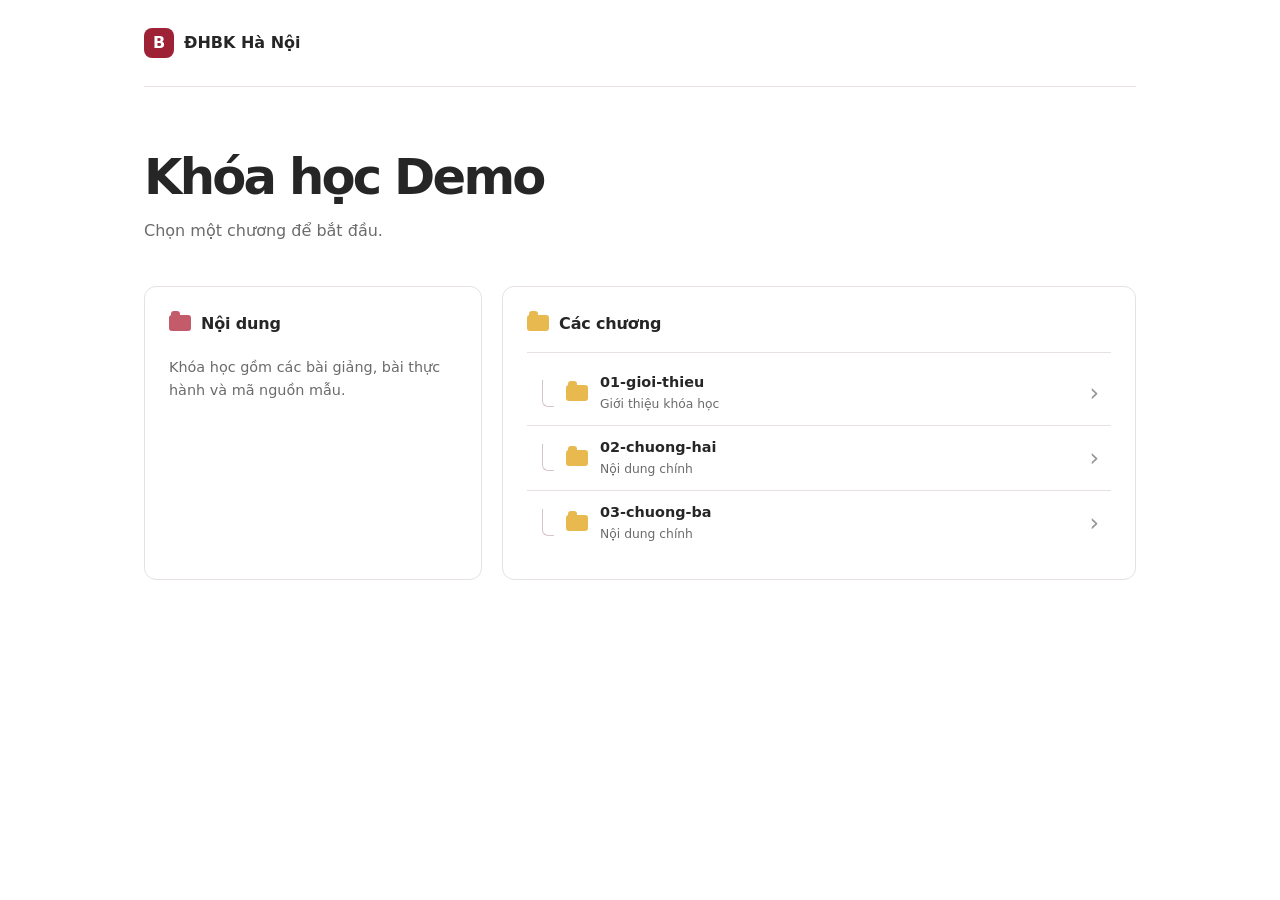
<file: index.html>
<!DOCTYPE html>
<html lang="vi">
<head>
  <meta charset="UTF-8" />
  <meta name="viewport" content="width=device-width, initial-scale=1.0" />
  <meta http-equiv="Cache-Control" content="no-cache, no-store, must-revalidate" />
  <meta http-equiv="Pragma" content="no-cache" />
  <meta http-equiv="Expires" content="0" />
  <title>Khóa học Demo</title>
  <link rel="stylesheet" href="css/style.css?v=3" />
</head>
<body>
  <main class="container home-page">
    <header class="site-header">
      <a class="brand" href="index.html"><span class="brand-mark">B</span><span>ĐHBK Hà Nội</span></a>
    </header>

    <section class="welcome">
      <div>
        <h1>Khóa học Demo</h1>
        <p class="lead">Chọn một chương để bắt đầu.</p>
      </div>
    </section>

    <div class="home-grid">
      <section class="intro panel">
        <div class="panel-heading"><span class="folder-icon folder-blue"></span><h2>Nội dung</h2></div>
        <p>Khóa học gồm các bài giảng, bài thực hành và mã nguồn mẫu.</p>
      </section>

      <section class="modules panel">
        <div class="file-toolbar">
          <div class="panel-heading"><span class="folder-icon folder-yellow"></span><h2>Các chương</h2></div>
        </div>
        <div class="file-tree">
          <a href="modules/01-gioi-thieu/" class="file-row folder-row"><span class="tree-guide"></span><span class="folder-icon folder-yellow"></span><span class="file-name"><strong>01-gioi-thieu</strong><small>Giới thiệu khóa học</small></span><span class="file-arrow">›</span></a>
          <a href="modules/02-chuong-hai/" class="file-row folder-row"><span class="tree-guide"></span><span class="folder-icon folder-yellow"></span><span class="file-name"><strong>02-chuong-hai</strong><small>Nội dung chính</small></span><span class="file-arrow">›</span></a>
          <a href="modules/03-chuong-ba/" class="file-row folder-row"><span class="tree-guide"></span><span class="folder-icon folder-yellow"></span><span class="file-name"><strong>03-chuong-ba</strong><small>Nội dung chính</small></span><span class="file-arrow">›</span></a>
        </div>
      </section>
    </div>

  </main>
</body>
</html>
</file>
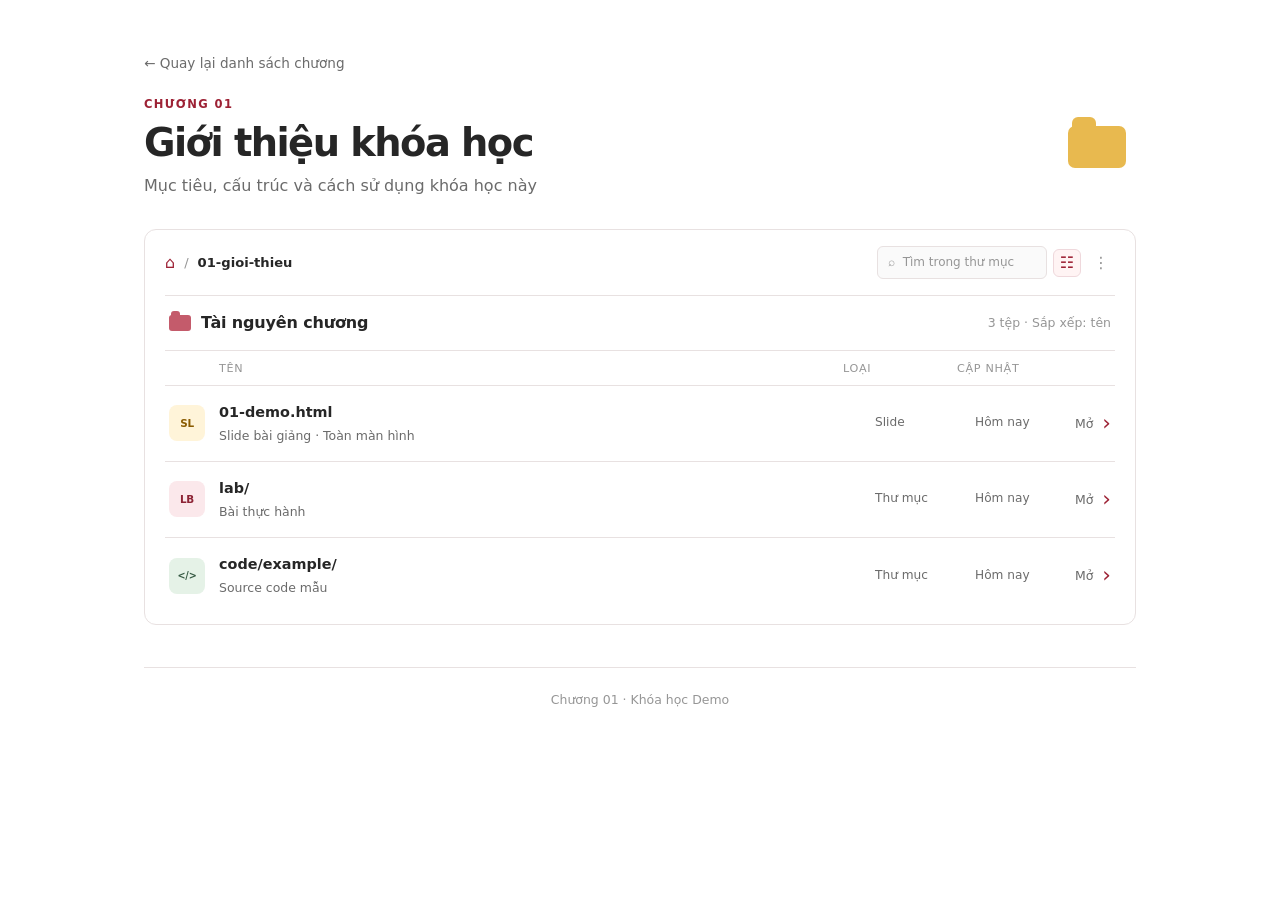
<file: modules/01-gioi-thieu/index.html>
<!DOCTYPE html>
<html lang="vi">
<head>
  <meta charset="UTF-8" />
  <meta name="viewport" content="width=device-width, initial-scale=1.0" />
  <meta http-equiv="Cache-Control" content="no-cache, no-store, must-revalidate" />
  <meta http-equiv="Pragma" content="no-cache" />
  <meta http-equiv="Expires" content="0" />
  <title>01 - Giới thiệu | Khóa học Demo</title>
  <link rel="stylesheet" href="../../css/style.css?v=3" />
</head>
<body>
  <div class="container">
    <div class="module-header">
      <a href="../../index.html" class="back">← Quay lại danh sách chương</a>
      <div class="chapter-title">
        <div>
          <p class="eyebrow">CHƯƠNG 01</p>
          <h1>Giới thiệu khóa học</h1>
          <p>Mục tiêu, cấu trúc và cách sử dụng khóa học này</p>
        </div>
        <span class="chapter-folder folder-icon folder-yellow"></span>
      </div>
    </div>

    <section class="resource-browser">
      <div class="browser-topbar">
        <div class="browser-path"><span class="path-home">⌂</span><span>/</span><strong>01-gioi-thieu</strong></div>
        <div class="browser-actions"><span class="search-box">⌕&nbsp; Tìm trong thư mục</span><span class="view-button active">☷</span><span class="view-button">⋮</span></div>
      </div>
      <div class="browser-heading">
        <div class="panel-heading"><span class="folder-icon folder-blue"></span><h2>Tài nguyên chương</h2></div>
        <span>3 tệp · Sắp xếp: tên</span>
      </div>
      <div class="browser-columns"><span>Tên</span><span>Loại</span><span>Cập nhật</span></div>
      <a href="slides/01-demo.html" class="resource-item">
        <span class="file-type type-slide">SL</span>
        <span class="resource-copy"><strong>01-demo.html</strong><small>Slide bài giảng · Toàn màn hình</small></span>
        <span class="resource-kind">Slide</span><span class="resource-date">Hôm nay</span>
        <span class="resource-open">Mở <b>›</b></span>
      </a>

      <a href="lab/index.html" class="resource-item">
        <span class="file-type type-lab">LB</span>
        <span class="resource-copy"><strong>lab/</strong><small>Bài thực hành</small></span>
        <span class="resource-kind">Thư mục</span><span class="resource-date">Hôm nay</span>
        <span class="resource-open">Mở <b>›</b></span>
      </a>

      <a href="code/example/" class="resource-item">
        <span class="file-type type-code">&lt;/&gt;</span>
        <span class="resource-copy"><strong>code/example/</strong><small>Source code mẫu</small></span>
        <span class="resource-kind">Thư mục</span><span class="resource-date">Hôm nay</span>
        <span class="resource-open">Mở <b>›</b></span>
      </a>
    </section>

    <footer>
      <p>Chương 01 · Khóa học Demo</p>
    </footer>
  </div>
</body>
</html>
</file>
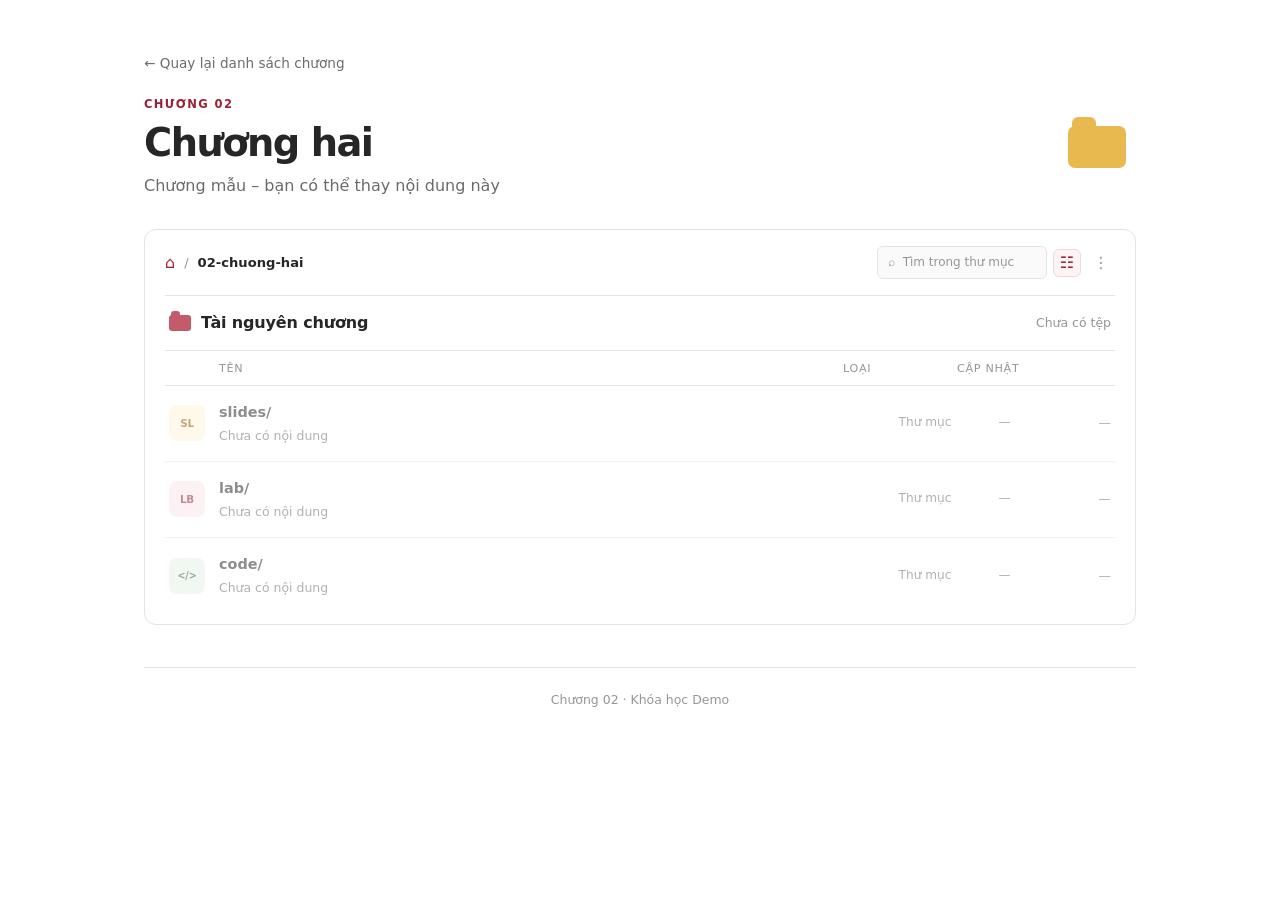
<file: modules/02-chuong-hai/index.html>
<!DOCTYPE html>
<html lang="vi">
<head>
  <meta charset="UTF-8" />
  <meta name="viewport" content="width=device-width, initial-scale=1.0" />
  <meta http-equiv="Cache-Control" content="no-cache, no-store, must-revalidate" />
  <meta http-equiv="Pragma" content="no-cache" />
  <meta http-equiv="Expires" content="0" />
  <title>02 - Chương hai | Khóa học Demo</title>
  <link rel="stylesheet" href="../../css/style.css?v=3" />
</head>
<body>
  <div class="container">
    <div class="module-header">
      <a href="../../index.html" class="back">← Quay lại danh sách chương</a>
      <div class="chapter-title">
        <div>
          <p class="eyebrow">CHƯƠNG 02</p>
          <h1>Chương hai</h1>
          <p>Chương mẫu – bạn có thể thay nội dung này</p>
        </div>
        <span class="chapter-folder folder-icon folder-yellow"></span>
      </div>
    </div>

    <section class="resource-browser">
      <div class="browser-topbar">
        <div class="browser-path"><span class="path-home">⌂</span><span>/</span><strong>02-chuong-hai</strong></div>
        <div class="browser-actions"><span class="search-box">⌕&nbsp; Tìm trong thư mục</span><span class="view-button active">☷</span><span class="view-button">⋮</span></div>
      </div>
      <div class="browser-heading">
        <div class="panel-heading"><span class="folder-icon folder-blue"></span><h2>Tài nguyên chương</h2></div>
        <span>Chưa có tệp</span>
      </div>
      <div class="browser-columns"><span>Tên</span><span>Loại</span><span>Cập nhật</span></div>
      <a href="#" class="resource-item resource-disabled">
        <span class="file-type type-slide">SL</span>
        <span class="resource-copy"><strong>slides/</strong><small>Chưa có nội dung</small></span>
        <span class="resource-kind">Thư mục</span><span class="resource-date">—</span>
        <span class="resource-open">—</span>
      </a>

      <a href="#" class="resource-item resource-disabled">
        <span class="file-type type-lab">LB</span>
        <span class="resource-copy"><strong>lab/</strong><small>Chưa có nội dung</small></span>
        <span class="resource-kind">Thư mục</span><span class="resource-date">—</span>
        <span class="resource-open">—</span>
      </a>

      <a href="#" class="resource-item resource-disabled">
        <span class="file-type type-code">&lt;/&gt;</span>
        <span class="resource-copy"><strong>code/</strong><small>Chưa có nội dung</small></span>
        <span class="resource-kind">Thư mục</span><span class="resource-date">—</span>
        <span class="resource-open">—</span>
      </a>
    </section>

    <footer>
      <p>Chương 02 · Khóa học Demo</p>
    </footer>
  </div>
</body>
</html>
</file>
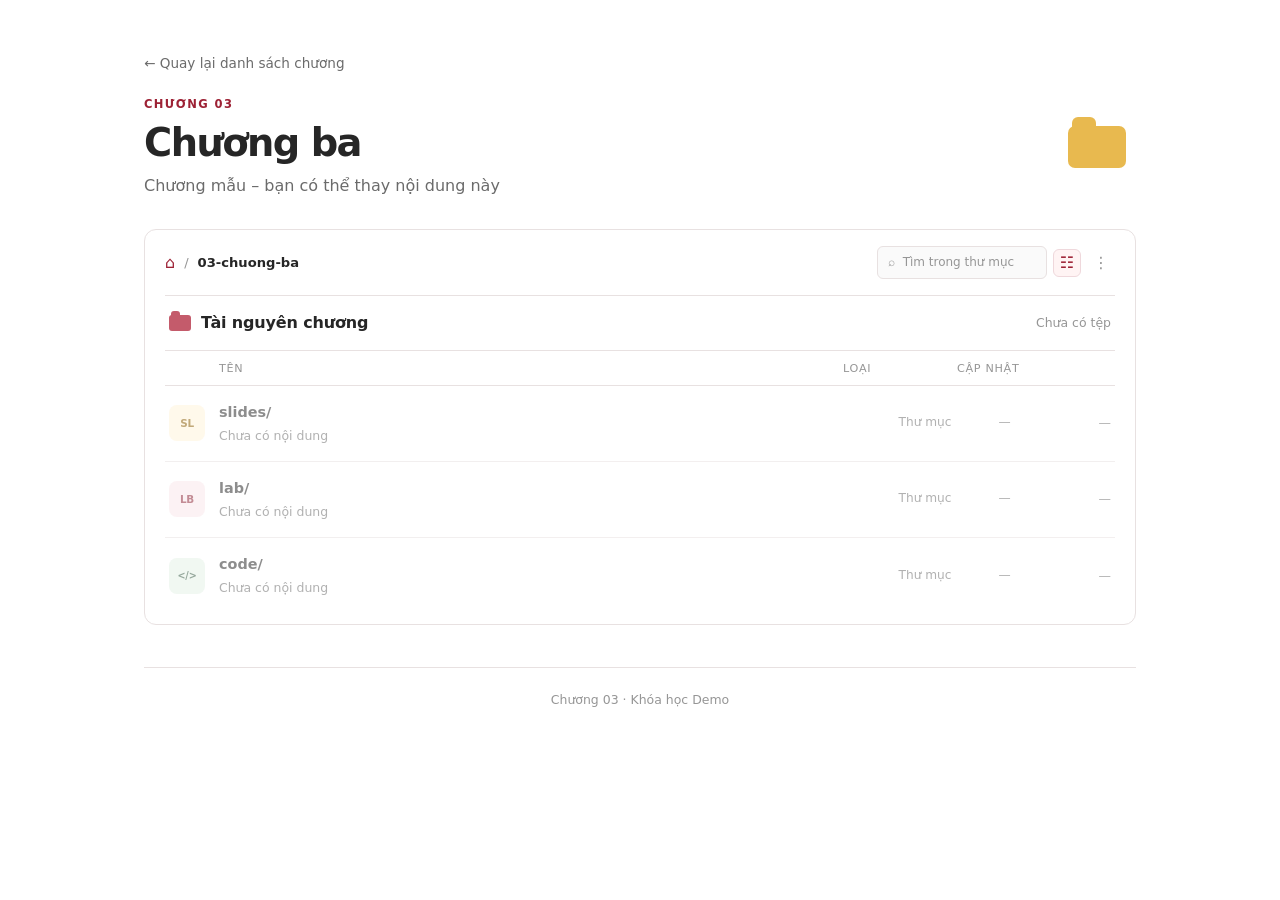
<file: modules/03-chuong-ba/index.html>
<!DOCTYPE html>
<html lang="vi">
<head>
  <meta charset="UTF-8" />
  <meta name="viewport" content="width=device-width, initial-scale=1.0" />
  <meta http-equiv="Cache-Control" content="no-cache, no-store, must-revalidate" />
  <meta http-equiv="Pragma" content="no-cache" />
  <meta http-equiv="Expires" content="0" />
  <title>03 - Chương ba | Khóa học Demo</title>
  <link rel="stylesheet" href="../../css/style.css?v=3" />
</head>
<body>
  <div class="container">
    <div class="module-header">
      <a href="../../index.html" class="back">← Quay lại danh sách chương</a>
      <div class="chapter-title">
        <div>
          <p class="eyebrow">CHƯƠNG 03</p>
          <h1>Chương ba</h1>
          <p>Chương mẫu – bạn có thể thay nội dung này</p>
        </div>
        <span class="chapter-folder folder-icon folder-yellow"></span>
      </div>
    </div>

    <section class="resource-browser">
      <div class="browser-topbar">
      <div class="browser-path"><span class="path-home">⌂</span><span>/</span><strong>03-chuong-ba</strong></div>
        <div class="browser-actions"><span class="search-box">⌕&nbsp; Tìm trong thư mục</span><span class="view-button active">☷</span><span class="view-button">⋮</span></div>
      </div>
      <div class="browser-heading">
        <div class="panel-heading"><span class="folder-icon folder-blue"></span><h2>Tài nguyên chương</h2></div>
        <span>Chưa có tệp</span>
      </div>
      <div class="browser-columns"><span>Tên</span><span>Loại</span><span>Cập nhật</span></div>
      <a href="#" class="resource-item resource-disabled">
        <span class="file-type type-slide">SL</span>
        <span class="resource-copy"><strong>slides/</strong><small>Chưa có nội dung</small></span>
        <span class="resource-kind">Thư mục</span><span class="resource-date">—</span>
        <span class="resource-open">—</span>
      </a>

      <a href="#" class="resource-item resource-disabled">
        <span class="file-type type-lab">LB</span>
        <span class="resource-copy"><strong>lab/</strong><small>Chưa có nội dung</small></span>
        <span class="resource-kind">Thư mục</span><span class="resource-date">—</span>
        <span class="resource-open">—</span>
      </a>

      <a href="#" class="resource-item resource-disabled">
        <span class="file-type type-code">&lt;/&gt;</span>
        <span class="resource-copy"><strong>code/</strong><small>Chưa có nội dung</small></span>
        <span class="resource-kind">Thư mục</span><span class="resource-date">—</span>
        <span class="resource-open">—</span>
      </a>
    </section>

    <footer>
      <p>Chương 03 · Khóa học Demo</p>
    </footer>
  </div>
</body>
</html>
</file>
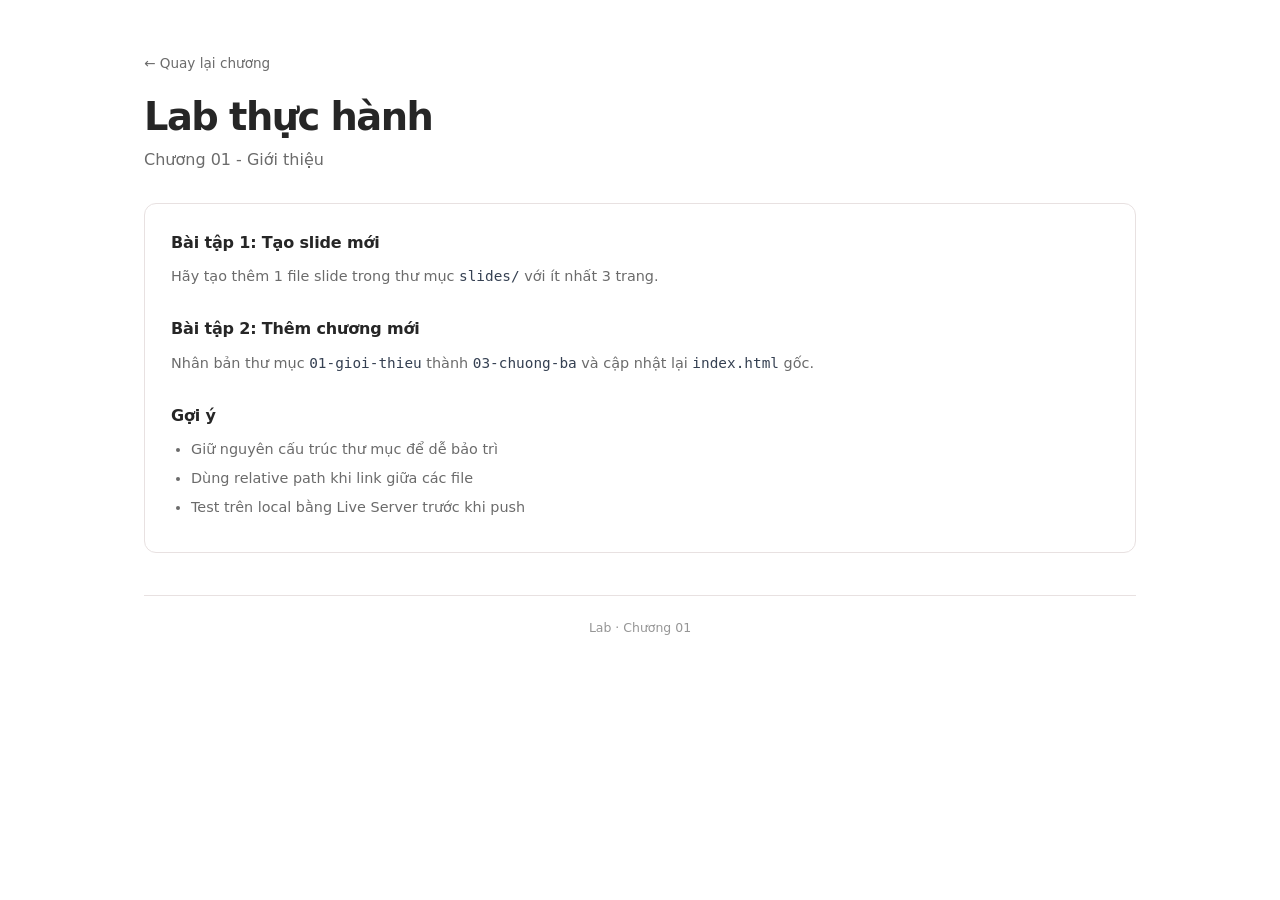
<file: modules/01-gioi-thieu/lab/index.html>
<!DOCTYPE html>
<html lang="vi">
<head>
  <meta charset="UTF-8" />
  <meta name="viewport" content="width=device-width, initial-scale=1.0" />
  <meta http-equiv="Cache-Control" content="no-cache, no-store, must-revalidate" />
  <meta http-equiv="Pragma" content="no-cache" />
  <meta http-equiv="Expires" content="0" />
  <title>Lab - Giới thiệu | Khóa học Demo</title>
  <link rel="stylesheet" href="../../../css/style.css?v=3" />
</head>
<body>
  <div class="container">
    <div class="module-header">
      <a href="../index.html" class="back">← Quay lại chương</a>
      <h1>Lab thực hành</h1>
      <p>Chương 01 - Giới thiệu</p>
    </div>

    <div class="content-box">
      <h2>Bài tập 1: Tạo slide mới</h2>
      <p>Hãy tạo thêm 1 file slide trong thư mục <code>slides/</code> với ít nhất 3 trang.</p>

      <h2 style="margin-top: 28px;">Bài tập 2: Thêm chương mới</h2>
      <p>Nhân bản thư mục <code>01-gioi-thieu</code> thành <code>03-chuong-ba</code> và cập nhật lại <code>index.html</code> gốc.</p>

      <h2 style="margin-top: 28px;">Gợi ý</h2>
      <ul class="content-list">
        <li>Giữ nguyên cấu trúc thư mục để dễ bảo trì</li>
        <li>Dùng relative path khi link giữa các file</li>
        <li>Test trên local bằng Live Server trước khi push</li>
      </ul>
    </div>

    <footer>
      <p>Lab · Chương 01</p>
    </footer>
  </div>
</body>
</html>
</file>
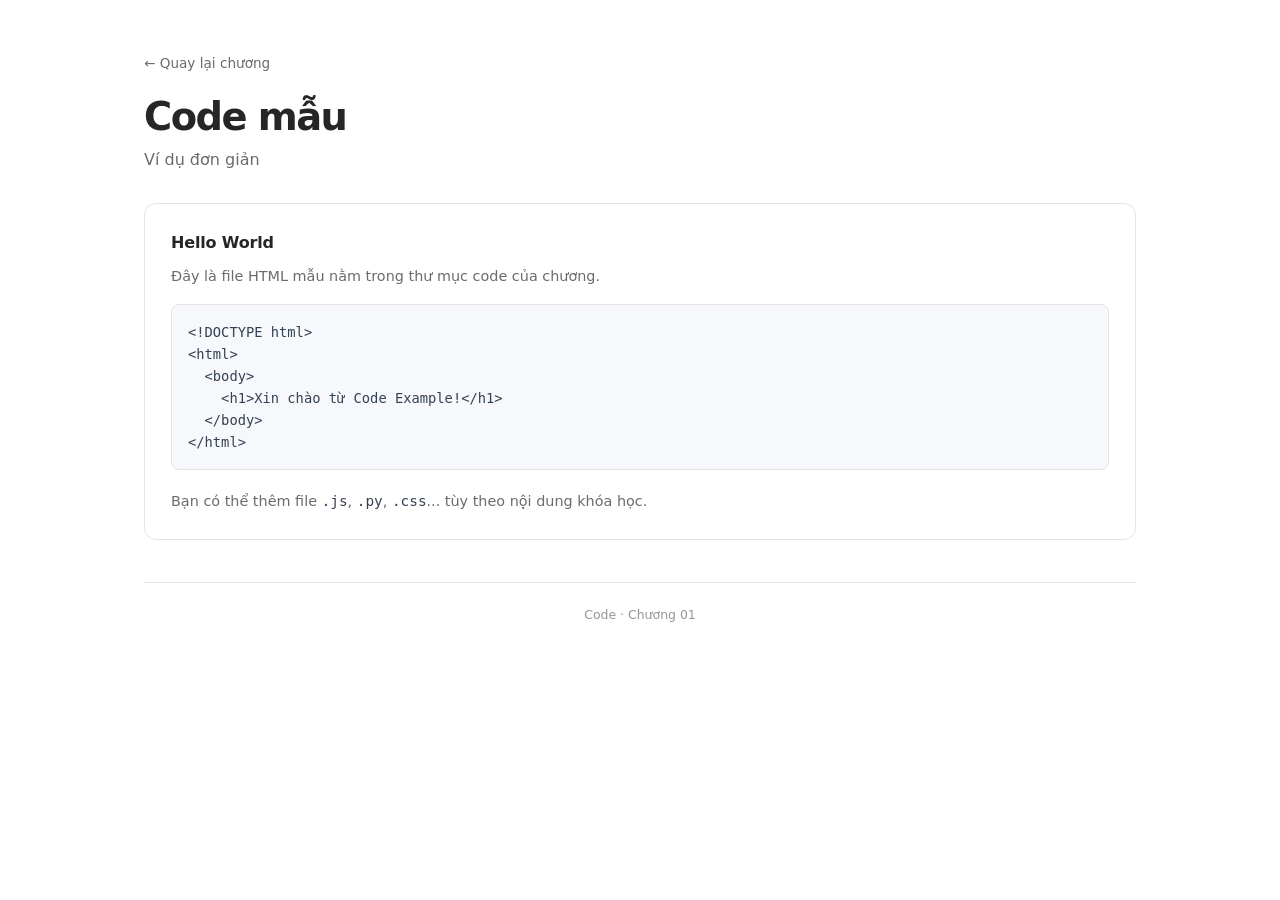
<file: modules/03-chuong-ba/code/index.html>
<!DOCTYPE html>
<html lang="vi">
<head>
  <meta charset="UTF-8" />
  <meta name="viewport" content="width=device-width, initial-scale=1.0" />
  <meta http-equiv="Cache-Control" content="no-cache, no-store, must-revalidate" />
  <meta http-equiv="Pragma" content="no-cache" />
  <meta http-equiv="Expires" content="0" />
  <title>Code Example | Khóa học Demo</title>
  <link rel="stylesheet" href="../../../../css/style.css?v=3" />
</head>
<body>
  <div class="container">
    <div class="module-header">
      <a href="../../index.html" class="back">← Quay lại chương</a>
      <h1>Code mẫu</h1>
      <p>Ví dụ đơn giản</p>
    </div>

    <div class="content-box">
      <h2>Hello World</h2>
      <p>Đây là file HTML mẫu nằm trong thư mục code của chương.</p>

      <pre><code>&lt;!DOCTYPE html&gt;
&lt;html&gt;
  &lt;body&gt;
    &lt;h1&gt;Xin chào từ Code Example!&lt;/h1&gt;
  &lt;/body&gt;
&lt;/html&gt;</code></pre>

      <p style="margin-top: 20px;">Bạn có thể thêm file <code>.js</code>, <code>.py</code>, <code>.css</code>... tùy theo nội dung khóa học.</p>
    </div>

    <footer>
      <p>Code · Chương 01</p>
    </footer>
  </div>
</body>
</html>
</file>
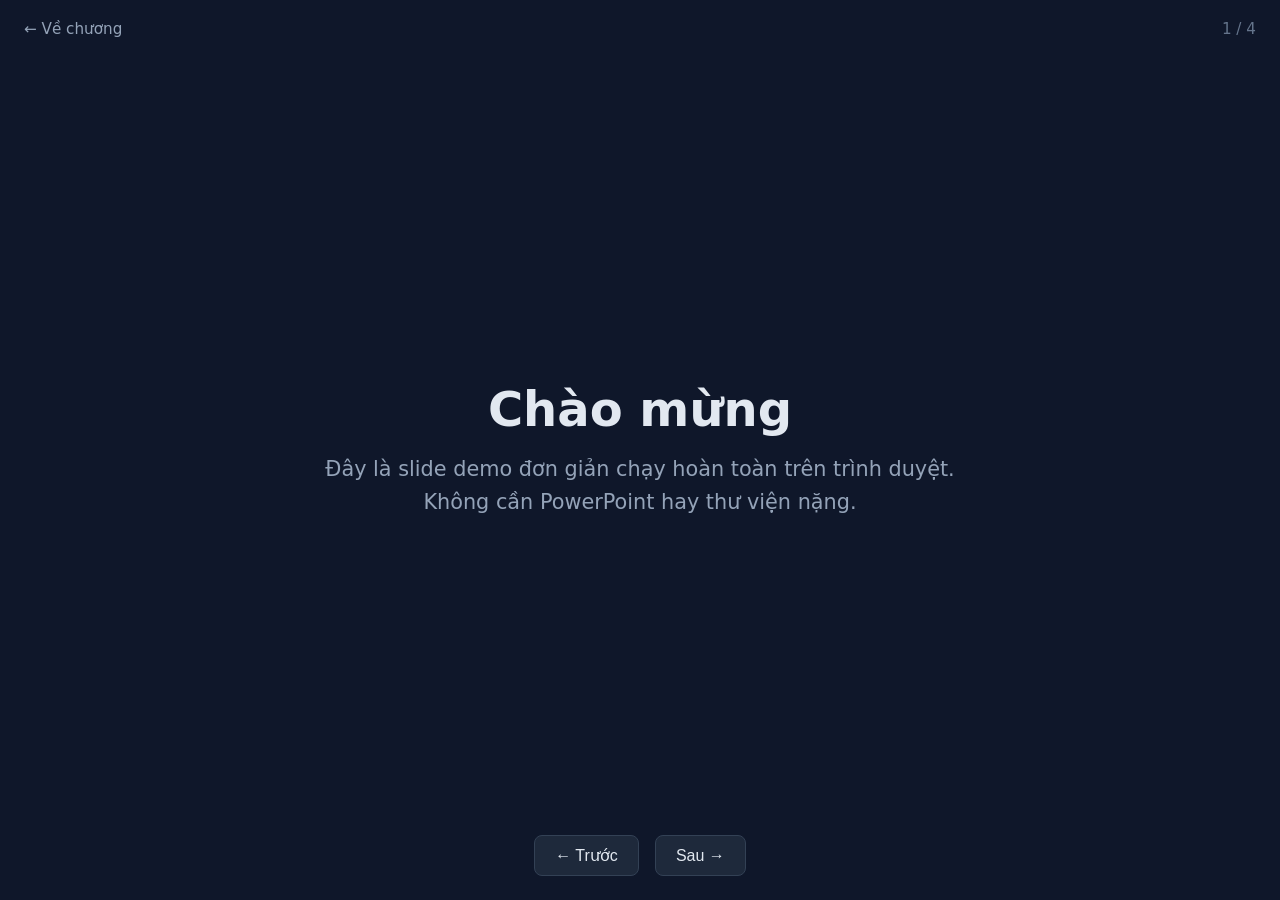
<file: modules/01-gioi-thieu/slides/01-demo.html>
<!DOCTYPE html>
<html lang="vi">
<head>
  <meta charset="UTF-8" />
  <meta name="viewport" content="width=device-width, initial-scale=1.0" />
  <meta http-equiv="Cache-Control" content="no-cache, no-store, must-revalidate" />
  <meta http-equiv="Pragma" content="no-cache" />
  <meta http-equiv="Expires" content="0" />
  <title>Slide Demo - Giới thiệu</title>
  <style>
    * { box-sizing: border-box; margin: 0; padding: 0; }
    body {
      font-family: system-ui, -apple-system, sans-serif;
      background: #0f172a;
      color: #e2e8f0;
      height: 100vh;
      overflow: hidden;
    }
    .slides {
      height: 100vh;
      display: flex;
      transition: transform 0.4s ease;
    }
    .slide {
      min-width: 100vw;
      height: 100vh;
      display: flex;
      flex-direction: column;
      justify-content: center;
      align-items: center;
      padding: 40px;
      text-align: center;
    }
    h1 { font-size: 3rem; margin-bottom: 16px; }
    h2 { font-size: 2.2rem; margin-bottom: 20px; color: #38bdf8; }
    p { font-size: 1.3rem; max-width: 700px; color: #94a3b8; line-height: 1.6; }
    ul { text-align: left; font-size: 1.25rem; color: #cbd5e1; }
    li { margin-bottom: 12px; }
    .nav {
      position: fixed;
      bottom: 24px;
      left: 0; right: 0;
      display: flex;
      justify-content: center;
      gap: 16px;
      z-index: 10;
    }
    .nav button {
      background: #1e293b;
      border: 1px solid #334155;
      color: #e2e8f0;
      padding: 10px 20px;
      border-radius: 8px;
      cursor: pointer;
      font-size: 1rem;
    }
    .nav button:hover { background: #334155; }
    .counter {
      position: fixed;
      top: 20px;
      right: 24px;
      color: #64748b;
      font-size: 0.95rem;
    }
    .back-link {
      position: fixed;
      top: 20px;
      left: 24px;
      color: #94a3b8;
      text-decoration: none;
      font-size: 0.95rem;
    }
    .back-link:hover { color: #38bdf8; }
  </style>
</head>
<body>
  <a href="../index.html" class="back-link">← Về chương</a>
  <div class="counter"><span id="current">1</span> / <span id="total">4</span></div>

  <div class="slides" id="slides">
    <section class="slide">
      <h1>Chào mừng</h1>
      <p>Đây là slide demo đơn giản chạy hoàn toàn trên trình duyệt.<br>Không cần PowerPoint hay thư viện nặng.</p>
    </section>

    <section class="slide">
      <h2>Mục tiêu khóa học</h2>
      <ul>
        <li>Hiểu cấu trúc course static</li>
        <li>Biết cách tổ chức slide + lab + code</li>
        <li>Deploy lên GitHub Pages</li>
      </ul>
    </section>

    <section class="slide">
      <h2>Cách điều khiển</h2>
      <p>
        Dùng phím <strong>← →</strong> hoặc nút bên dưới<br>
        để chuyển slide.
      </p>
    </section>

    <section class="slide">
      <h2>Kết thúc</h2>
      <p>Bạn có thể nhân bản file này để tạo thêm slide mới.<br>Chúc bạn học vui!</p>
    </section>
  </div>

  <div class="nav">
    <button id="prev">← Trước</button>
    <button id="next">Sau →</button>
  </div>

  <script>
    const slides = document.getElementById('slides');
    const total = document.querySelectorAll('.slide').length;
    document.getElementById('total').textContent = total;
    let current = 0;

    function goTo(index) {
      if (index < 0 || index >= total) return;
      current = index;
      slides.style.transform = `translateX(-${current * 100}vw)`;
      document.getElementById('current').textContent = current + 1;
    }

    document.getElementById('prev').onclick = () => goTo(current - 1);
    document.getElementById('next').onclick = () => goTo(current + 1);

    document.addEventListener('keydown', (e) => {
      if (e.key === 'ArrowRight' || e.key === ' ') goTo(current + 1);
      if (e.key === 'ArrowLeft') goTo(current - 1);
    });
  </script>
</body>
</html>
</file>
<file: css/style.css>
:root {
  --bg: #ffffff; --surface: #ffffff; --text: #262626; --muted: #6b6b6b; --soft: #969696;
  --line: #e8e1e1; --line-strong: #d6c5c5; --blue: #9d2235; --blue-soft: #fff4f4; --yellow: #e8b94f;
  --radius: 12px;
}
* { box-sizing: border-box; margin: 0; padding: 0; }
body { font-family: Inter, ui-sans-serif, system-ui, -apple-system, "Segoe UI", Roboto, sans-serif; background: var(--bg); color: var(--text); line-height: 1.6; min-height: 100vh; }
a { color: inherit; }
.container { max-width: 1040px; margin: 0 auto; padding: 28px 24px 64px; }
.site-header { display: flex; align-items: center; justify-content: space-between; padding-bottom: 28px; border-bottom: 1px solid var(--line); }
.brand { display: inline-flex; align-items: center; gap: 10px; color: var(--text); text-decoration: none; font-size: 1rem; font-weight: 700; }
.brand-mark { display: grid; place-items: center; width: 30px; height: 30px; border-radius: 8px; background: var(--blue); color: white; font-size: 1rem; font-weight: 800; line-height: 1; }
.header-note { color: var(--soft); font-size: .78rem; letter-spacing: .04em; }
.welcome { display: flex; align-items: end; justify-content: space-between; gap: 24px; padding: 62px 0 42px; }
h1 { font-size: clamp(2rem, 4vw, 3.1rem); line-height: 1.15; letter-spacing: -.055em; font-weight: 750; }
.lead { max-width: 520px; margin-top: 12px; color: var(--muted); font-size: 1rem; }
.home-grid { display: grid; grid-template-columns: minmax(220px, .8fr) minmax(0, 1.5fr); gap: 20px; }
.panel { background: var(--surface); border: 1px solid var(--line); border-radius: var(--radius); padding: 24px; }
.panel-heading { display: flex; align-items: center; gap: 10px; }
h2 { font-size: 1rem; letter-spacing: -.01em; }
.intro > p { color: var(--muted); font-size: .9rem; margin: 20px 0 22px; }
.feature-list { list-style: none; color: var(--muted); font-size: .84rem; }
.feature-list li { display: flex; gap: 9px; align-items: start; margin-top: 12px; }
.feature-list span { color: var(--blue); font-weight: 700; }
.folder-icon { position: relative; display: inline-block; flex: 0 0 auto; width: 22px; height: 16px; border-radius: 3px; background: var(--yellow); }
.folder-icon::before { content: ""; position: absolute; left: 2px; top: -4px; width: 9px; height: 5px; border-radius: 3px 3px 0 0; background: inherit; }
.folder-blue { background: #c45b6b; }
.file-toolbar { display: flex; align-items: center; justify-content: space-between; padding-bottom: 16px; border-bottom: 1px solid var(--line); }
.file-count { color: var(--soft); font-size: .78rem; }
.file-tree { padding-top: 8px; }
.file-row { position: relative; display: flex; align-items: center; gap: 12px; min-height: 64px; padding: 10px 12px; border-bottom: 1px solid var(--line); text-decoration: none; transition: background .15s, border-color .15s; }
.file-row:last-child { border-bottom: 0; }
.file-row:hover { background: var(--blue-soft); border-radius: 8px; }
.tree-guide { width: 12px; height: 27px; margin-left: 3px; border-left: 1px solid var(--line-strong); border-bottom: 1px solid var(--line-strong); border-radius: 0 0 0 6px; }
.file-name { display: flex; flex-direction: column; gap: 1px; flex: 1; }
.file-name strong { font-size: .9rem; font-weight: 600; }
.file-name small { color: var(--muted); font-size: .77rem; }
.file-arrow { color: var(--soft); font-size: 1.5rem; line-height: 1; }
footer { color: var(--soft); font-size: .78rem; text-align: center; margin-top: 42px; padding-top: 22px; border-top: 1px solid var(--line); }
/* Module and content pages */
.module-header { margin: 22px 0 30px; }
.module-header a.back { display: inline-block; color: var(--muted); text-decoration: none; font-size: .85rem; margin-bottom: 20px; }
.module-header a.back:hover { color: var(--blue); }
.module-header h1 { font-size: clamp(1.8rem, 4vw, 2.4rem); letter-spacing: -.04em; }
.module-header p { color: var(--muted); margin-top: 8px; }
.chapter-title { display: flex; align-items: center; justify-content: space-between; gap: 24px; }
.chapter-title .eyebrow { color: var(--blue); font-size: .72rem; font-weight: 700; letter-spacing: .12em; margin: 0 0 8px; }
.chapter-folder { width: 58px; height: 42px; border-radius: 7px; margin-right: 10px; }
.chapter-folder::before { left: 4px; top: -9px; width: 24px; height: 10px; border-radius: 6px 6px 0 0; }
.resource-browser { background: var(--surface); border: 1px solid var(--line); border-radius: var(--radius); padding: 8px 20px 10px; }
.browser-topbar { display: flex; align-items: center; justify-content: space-between; gap: 16px; padding: 8px 0 16px; border-bottom: 1px solid var(--line); }
.browser-path { display: flex; align-items: center; gap: 9px; color: var(--soft); font-size: .82rem; }
.browser-path strong { color: var(--text); font-weight: 600; }
.path-home { color: var(--blue); font-size: 1rem; }
.browser-actions { display: flex; align-items: center; gap: 6px; }
.search-box { min-width: 170px; padding: 6px 10px; color: var(--soft); background: #fafafa; border: 1px solid var(--line); border-radius: 6px; font-size: .75rem; }
.view-button { display: grid; place-items: center; width: 28px; height: 28px; color: var(--soft); border: 1px solid transparent; border-radius: 6px; font-size: 1rem; }
.view-button.active { color: var(--blue); background: var(--blue-soft); border-color: #efd8dc; }
.browser-heading { display: flex; align-items: center; justify-content: space-between; padding: 14px 4px; border-bottom: 1px solid var(--line); }
.browser-heading > span { color: var(--soft); font-size: .78rem; }
.browser-columns { display: grid; grid-template-columns: minmax(220px, 1fr) 100px 100px 40px; gap: 14px; padding: 9px 4px 7px 54px; color: var(--soft); border-bottom: 1px solid var(--line); font-size: .7rem; text-transform: uppercase; letter-spacing: .06em; }
.resource-item { display: flex; align-items: center; gap: 14px; min-height: 76px; padding: 12px 4px; border-bottom: 1px solid var(--line); text-decoration: none; transition: background .15s, padding .15s; }
.resource-item:last-child { border-bottom: 0; }
.resource-item:hover { padding-left: 10px; padding-right: 10px; background: var(--blue-soft); border-radius: 8px; }
.file-type { display: grid; place-items: center; width: 36px; height: 36px; border-radius: 8px; font-size: .65rem; font-weight: 800; letter-spacing: -.02em; }
.type-slide { color: #8a5b00; background: #fff4d9; }
.type-lab { color: #8d2435; background: #fbe8eb; }
.type-code { color: #365a43; background: #e5f2e7; font-size: .6rem; }
.resource-copy { display: flex; flex-direction: column; gap: 2px; flex: 1; }
.resource-copy strong { font-size: .9rem; font-weight: 600; }
.resource-copy small { color: var(--muted); font-size: .78rem; }
.resource-kind, .resource-date { width: 86px; color: var(--muted); font-size: .76rem; }
.resource-date { width: 86px; }
.resource-open { color: var(--muted); font-size: .78rem; }
.resource-open b { color: var(--blue); font-size: 1.35rem; font-weight: 400; vertical-align: -2px; margin-left: 5px; }
.resource-disabled { opacity: .52; pointer-events: none; }
.resource-grid { display: grid; grid-template-columns: repeat(auto-fit, minmax(200px, 1fr)); gap: 14px; }
.resource-card { background: var(--surface); border: 1px solid var(--line); border-radius: var(--radius); padding: 22px; text-decoration: none; transition: border-color .15s, box-shadow .15s, transform .15s; }
.resource-card:hover { border-color: #b8caf5; box-shadow: 0 8px 20px rgba(30, 64, 115, .07); transform: translateY(-2px); }
.resource-card .icon { font-size: 1.5rem; margin-bottom: 14px; }
.resource-card h3 { font-size: 1rem; margin-bottom: 4px; }
.resource-card p, .content-box p, .content-box li { color: var(--muted); font-size: .9rem; }
.content-box { background: var(--surface); border: 1px solid var(--line); border-radius: var(--radius); padding: 26px; }
.content-box h2 { margin-bottom: 10px; }
.content-box h2:not(:first-child) { margin-top: 28px; }
.content-list { padding-left: 20px; }
.content-list li { margin: 6px 0; }
.content-box pre { background: #f6f8fb; border: 1px solid var(--line); padding: 16px; border-radius: 8px; overflow-x: auto; font-size: .86rem; margin: 16px 0; }
.content-box code { font-family: "SF Mono", "Fira Code", Consolas, monospace; color: #354052; }
.btn { display: inline-block; background: var(--blue); color: white; padding: 9px 16px; border-radius: 8px; text-decoration: none; font-weight: 600; margin-top: 12px; }
@media (max-width: 680px) {
  .container { padding: 20px 16px 48px; }
  .header-note { display: none; }
  .welcome { display: block; padding: 46px 0 30px; }
  .home-grid { grid-template-columns: 1fr; }
  .panel { padding: 20px; }
  .browser-topbar { align-items: stretch; flex-direction: column; }
  .browser-actions { justify-content: space-between; }
  .search-box { flex: 1; }
  .browser-columns { display: none; }
  .resource-kind, .resource-date { display: none; }
}
</file>
